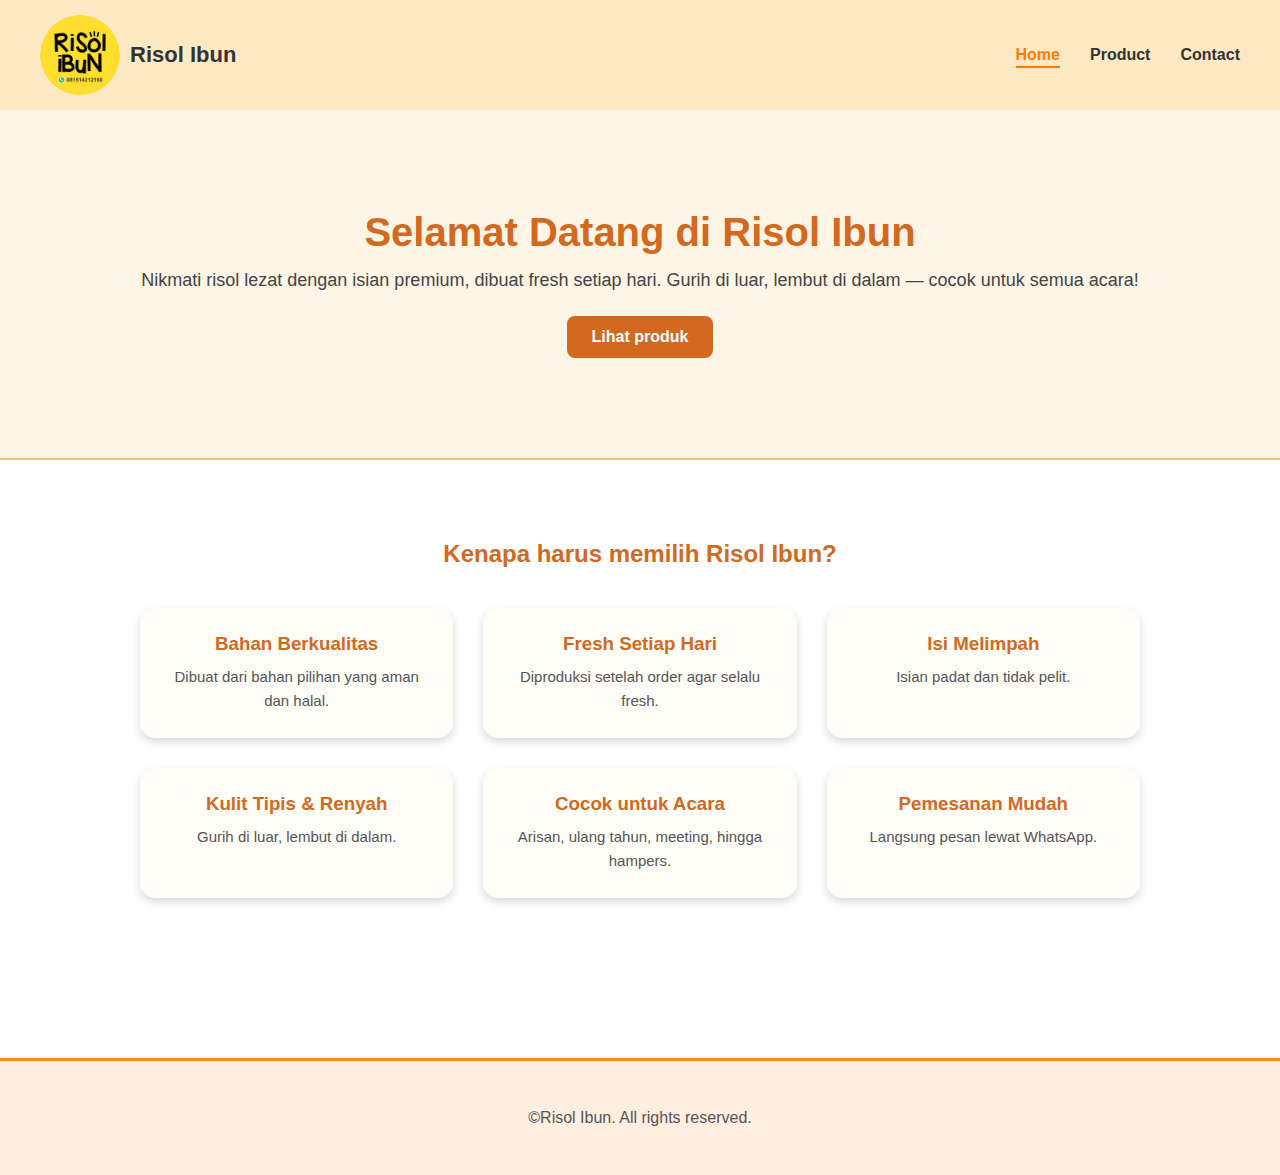
<file: index.html>
<!DOCTYPE html>
<html lang="en">
<head>
    <title>Risol Ibun</title>
    <meta name="viewport" content="width=device-width, initial-scale=1.0">
    <link href="style.css" rel="stylesheet" type="text/css">
</head>
<body>
    <!-- NAVBAR -->
    <nav class="navbar">
        <div class="logo">
            <img src="logo-risol.jpg" alt="Logo Risol Ibun">
            <span>Risol Ibun</span>
        </div>

    <ul class="nav-menu">
            <li><a href="#" class="active">Home</a></li>
            <li><a href="product.html">Product</a></li>
            <li><a href="contact.html">Contact</a></li>
        </ul>
    </nav>

    <!-- JUMBOTRON -->
     <section class="jumbotron">
        <h1>Selamat Datang di Risol Ibun</h1>
        <p>
            Nikmati risol lezat dengan isian premium, dibuat fresh setiap hari.
            Gurih di luar, lembut di dalam — cocok untuk semua acara!
        </p>
        <a href="product.html" class="btn-jumbo">Lihat produk</a>
     </section>

     <!-- CARD -->
      <section class="why">
    <h2>Kenapa harus memilih Risol Ibun?</h2>

    <div class="why-cards">
        <div class="why-card">
            <h3>Bahan Berkualitas</h3>
            <p>Dibuat dari bahan pilihan yang aman dan halal.</p>
        </div>

        <div class="why-card">
            <h3>Fresh Setiap Hari</h3>
            <p>Diproduksi setelah order agar selalu fresh.</p>
        </div>

        <div class="why-card">
            <h3>Isi Melimpah</h3>
            <p>Isian padat dan tidak pelit.</p>
        </div>

        <div class="why-card">
            <h3>Kulit Tipis & Renyah</h3>
            <p>Gurih di luar, lembut di dalam.</p>
        </div>

        <div class="why-card">
            <h3>Cocok untuk Acara</h3>
            <p>Arisan, ulang tahun, meeting, hingga hampers.</p>
        </div>

        <div class="why-card">
            <h3>Pemesanan Mudah</h3>
            <p>Langsung pesan lewat WhatsApp.</p>
        </div>
    </div>
</section>

      <!-- FOOTER -->
      <footer class="footer">
        <p class="copy">&copy;Risol Ibun. All rights reserved.</p>
      </footer>

</body>
</html>
</file>
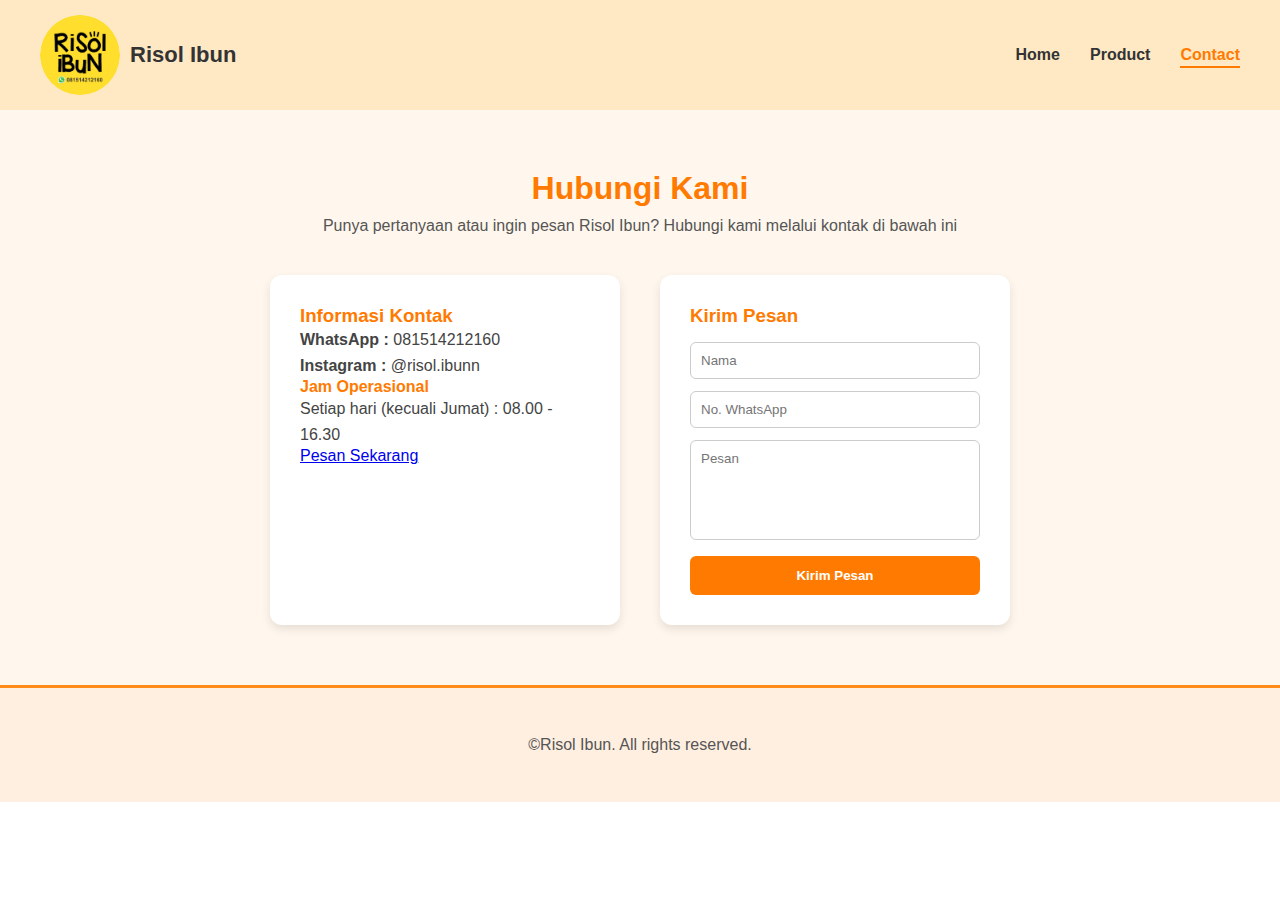
<file: contact.html>
<!DOCTYPE html>
<html lang="en">
<head>
    <title>Kontak</title>
    <meta name="viewport" content="width=device-width, initial-scale=1.0">
    <link href="stylecontact.css" rel="stylesheet" type="text/css">
</head>
<body>
    <nav class="navbar">
        <div class="logo">
            <img src="logo-risol.jpg" alt="Logo Risol Ibun">
            <span>Risol Ibun</span>
        </div>

    <ul class="nav-menu">
            <li><a href="index.html" >Home</a></li>
            <li><a href="product.html">Product</a></li>
            <li><a href="#" class="active">Contact</a></li>
        </ul>
    </nav>

    <section class="contact">
        <h1>Hubungi Kami</h1>
        <p class="subtitle">
            Punya pertanyaan atau ingin pesan Risol Ibun?
            Hubungi kami melalui kontak di bawah ini
        </p>

        <div class="contact-container">
            <div class="contact-info">
                <h3>Informasi Kontak</h3>
                <p><strong>WhatsApp : </strong> 081514212160 </p>
                <p><strong>Instagram : </strong> @risol.ibunn </p>

                <h4>Jam Operasional</h4>
                <p>Setiap hari (kecuali Jumat) : 08.00 - 16.30</p>

                <a class="order-big-btn" href="https://wa.me/6281514212160?text=Halo%20kak%2C%20saya%20mau%20pesan%20Risol%20Ibun." target="_blank">
                    Pesan Sekarang
                </a>
            </div>
            
         <div class="contact-form">
    <h3>Kirim Pesan</h3>
    <form onsubmit="kirimWA(); return false;">
        <input type="text" id="nama" placeholder="Nama" required>
        <input type="text" id="nowa" placeholder="No. WhatsApp" required>
        <textarea id="pesan" placeholder="Pesan" required></textarea>
        <button type="submit">Kirim Pesan</button>
    </form>
</div>

<script>
function kirimWA() {
    var nama = document.getElementById("nama").value;
    var nowa = document.getElementById("nowa").value;
    var pesan = document.getElementById("pesan").value;

    var noTujuan = "6281514212160";

    var text =
        "Halo Risol Ibun\n\n" +
        "Nama: " + nama + "\n" +
        "No WA: " + nowa + "\n" +
        "Pesan: " + pesan;

    var url = "https://wa.me/" + noTujuan + "?text=" + encodeURIComponent(text);

    window.location.href = url;
}
</script>
</div>
</section>

    <footer class="footer">
        <p class="copy">&copy;Risol Ibun. All rights reserved.</p>
      </footer>
      
</body>
</html>
</file>
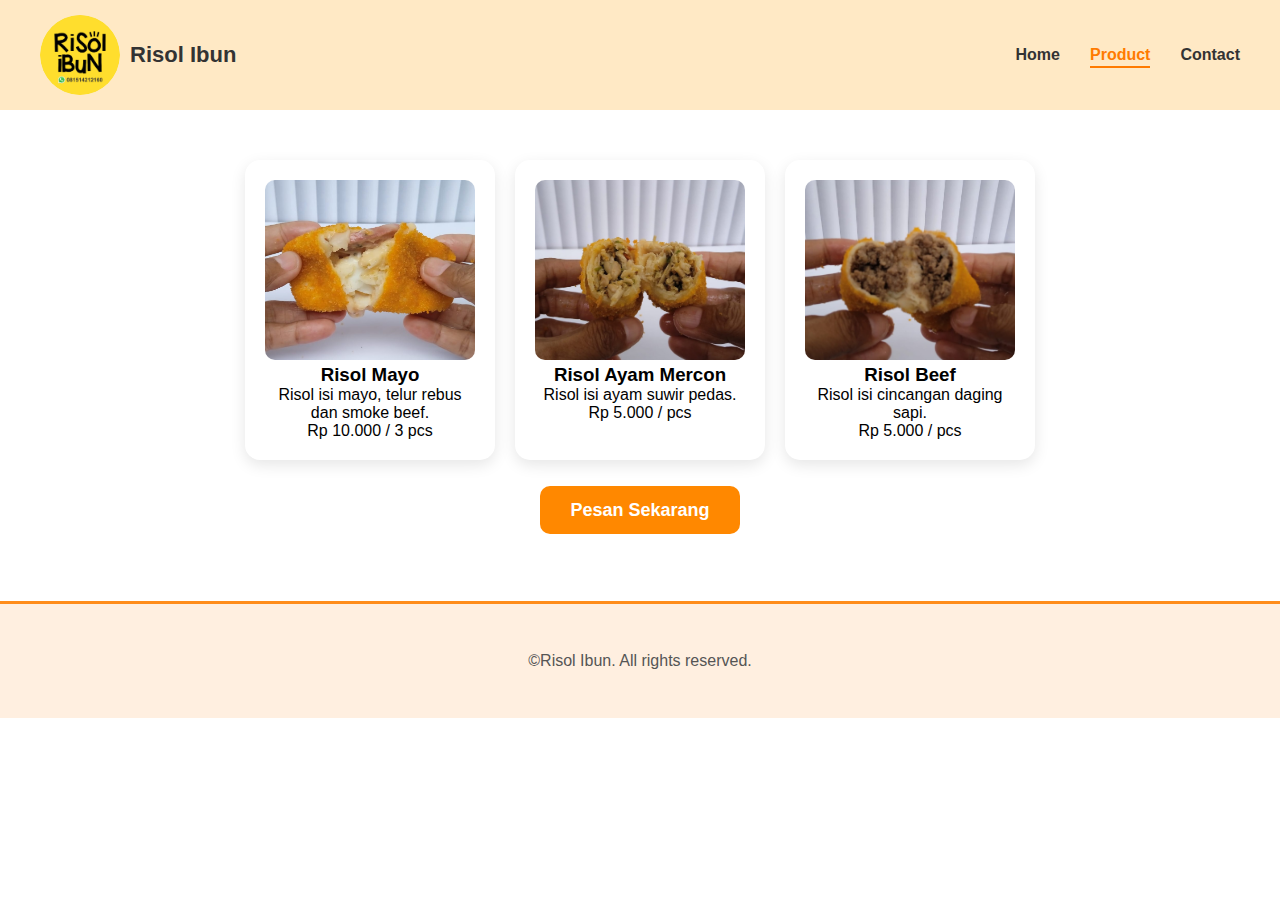
<file: product.html>
<!DOCTYPE html>
<html lang="en">
<head>
    <title>Produk</title>
    <meta name="viewport" content="width=device-width, initial-scale=1.0">
    <link href="styleproduct.css" rel="stylesheet" type="text/css">
</head>
<body>
    <nav class="navbar">
        <div class="logo">
            <img src="logo-risol.jpg" alt="Logo Risol Ibun">
            <span>Risol Ibun</span>
        </div>
    <ul class="nav-menu">
            <li><a href="index.html">Home</a></li>
            <li><a href="#" class="active">Product</a></li>
            <li><a href="contact.html">Contact</a></li>
        </ul>
    </nav>
    <section class="product-section">
        <div class="product-card">
            <img src="risol-mayo1.jpg" alt="Produk 1">
            <h3>Risol Mayo</h3>
            <p>Risol isi mayo, telur rebus dan smoke beef.</p>
            <p>Rp 10.000 / 3 pcs</p>
        </div>
        <div class="product-card">
            <img src="risol-ayam1.jpg" alt="Produk 2">
            <h3>Risol Ayam Mercon</h3>
            <p>Risol isi ayam suwir pedas.</p>
            <p>Rp 5.000 / pcs</p>
        </div>
        <div class="product-card">
            <img src="risol-beef1.jpg" alt="Produk 3">
            <h3>Risol Beef</h3>
            <p>Risol isi cincangan daging sapi.</p>
            <p>Rp 5.000 / pcs</p>
        </div>
    </section>
    <div class="order-wrapper">
        <a class="order-big-btn" href="https://wa.me/6281514212160?text=Halo%20kak%2C%20saya%20mau%20pesan%20Risol%20Ibun." target="_blank">
            Pesan Sekarang
        </a>
    </div>

    <footer class="footer">
        <p class="copy">&copy;Risol Ibun. All rights reserved.</p>
      </footer>
</body>
</html>
</file>
<file: style.css>
* {
    margin: 0;
    padding: 0;
    box-sizing: border-box;
    font-family: Arial, Helvetica, sans-serif;
}

/* Navbar */
.navbar{
    background: #ffe9c5;
    padding: 15px 40px;
    display: flex;
    justify-content: space-between;
    align-items: center;
}

.logo{
    display: flex;
    align-items: center;
    gap: 10px;
}

.logo img{
    width: 80px;
    height: 80px;
    object-fit: cover;
    border-radius: 50%;

}

.logo span{
    font-size: 22px;
    font-weight: bold;
    color: #333;
}

.nav-menu{
    list-style: none;
    display: flex;
    gap: 30px;
}

.nav-menu a{
    text-decoration: none;
    color: #333;
    font-weight: bold;
    position: relative;       /* wajib untuk animasi */
    padding-bottom: 5px;      /* buat space bawah */
    transition: color 0.3s ease;
}

/* garis underline animasi */
.nav-menu a::after{
    content: "";
    position: absolute;
    left: 0;
    bottom: 0;
    width: 0%;
    height: 2px;
    background-color: #ff7b00;   /* warna underline */
    transition: 0.3s ease;
}

/* saat hover: garis muncul dari kiri */
.nav-menu a:hover{
    color: #d2691e;
}

.nav-menu a:hover::after{
    width: 100%;
}

/* menu yang active punya underline permanen */
.nav-menu a.active{
    color: #ff7b00;
}

.nav-menu a.active::after{
    width: 100%;
}


/* Jumbotron */
.jumbotron{
    padding: 100px 40px;
    text-align: center;
    background: #fff5e6;
    border-bottom: 2px solid #f1c27d;
}

.jumbotron h1{
    font-size: 40px;
    color: #d2691e;
    margin-bottom: 15px;
}

.jumbotron p{
    font-size: 18px;
    margin-bottom: 25px;
    color: #444;
}

.btn-jumbo{
    display: inline-block;
    padding: 12px 25px;
    background-color: #d2691e;
    color: white;
    text-decoration: none;
    border-radius: 8px;
    font-weight: bold;
}

.btn-jumbo:hover{
    background-color: #a55317;
}

/* Card */
.product-intro{
    padding: 60px 40px;
    display: flex;
    justify-content: center;
}

.card{
    width: 350px;
    background: #fffdf8;
    border-radius: 15px;
    overflow: hidden;
    box-shadow: 0 4px 10px rgba(0,0,0,0.15);
    text-align: center;
}

.card-content{
    padding: 20px;
}

.card-content h3{
    color: #d2691e;
    font-size: 24px;
    margin-bottom: 10px;
}

.card-content p{
    font-size: 16px;
    color: #555;
    line-height: 1.6;
}

.card-content:hover{
    transform: translateY(-5px);
    transition: 0.3s;
    box-shadow: 0 8px 14px rgba(0,0,0,0.15);
}

/* Why Section */
.why {
    padding: 80px 20px;
    background-color: #fff;
    text-align: center;
}

.why h2 {
    color: #d2691e;
    margin-bottom: 40px;
}

/* Grid 6 Card */
.why-cards {
    display: grid;
    grid-template-columns: repeat(3, 1fr);
    gap: 30px;
    max-width: 1000px;
    margin: auto;
}

.why-card {
    background: #fffdf8;
    border-radius: 15px;
    padding: 25px;
    box-shadow: 0 4px 10px rgba(0,0,0,0.15);
    transition: 0.3s;
}

.why-card:hover {
    transform: translateY(-6px);
}

.why-card h3 {
    color: #d2691e;
    margin-bottom: 10px;
}

.why-card p {
    color: #555;
    line-height: 1.6;
    font-size: 15px;
}

@media (max-width: 900px) {
    .why-cards {
        grid-template-columns: repeat(2, 1fr);
    }
}

@media (max-width: 600px) {
    .why-cards {
        grid-template-columns: 1fr;
    }
}



/* Footer */
.footer{
    background-color: #ffefe0;
    padding: 40px 20px;
    text-align: center;
    margin-top: 80px;
    border-top: 3px solid #ff8c1a;
}

.footer p{
    margin: 8px 0;
    color: #555;
}

/* ===========================
   RESPONSIVE MOBILE
   =========================== */
@media (max-width: 768px) {

    /* Navbar */
    .navbar {
        flex-direction: column;
        padding: 15px 20px;
    }

    .logo img {
        width: 60px;
        height: 60px;
    }

    .logo span {
        font-size: 18px;
    }

    .nav-menu {
        flex-direction: column;
        gap: 15px;
        margin-top: 15px;
    }

    /* Jumbotron */
    .jumbotron {
        padding: 60px 20px;
    }

    .jumbotron h1 {
        font-size: 28px;
    }

    .jumbotron p {
        font-size: 16px;
    }

    /* Card Intro */
    .product-intro {
        padding: 40px 20px;
    }

    .card {
        width: 100%;
    }

    /* Why Section */
    .why {
        padding: 60px 20px;
    }

    /* Footer */
    .footer {
        padding: 30px 15px;
    }
}
</file>
<file: stylecontact.css>
* {
    margin: 0;
    padding: 0;
    box-sizing: border-box;
    font-family: Arial, Helvetica, sans-serif;
}

body {
    min-height: 100vh;
    display: flex;
    flex-direction: column;
}

/* Navbar */
.navbar{
    background: #ffe9c5;
    padding: 15px 40px;
    display: flex;
    justify-content: space-between;
    align-items: center;
}

.logo{
    display: flex;
    align-items: center;
    gap: 10px;
}

.logo img{
    width: 80px;
    height: 80px;
    object-fit: cover;
    border-radius: 50%;

}

.logo span{
    font-size: 22px;
    font-weight: bold;
    color: #333;
}

.nav-menu{
    list-style: none;
    display: flex;
    gap: 30px;
}

.nav-menu a{
    text-decoration: none;
    color: #333;
    font-weight: bold;
    position: relative;       
    padding-bottom: 5px;      
    transition: color 0.3s ease;
}

.nav-menu a::after{
    content: "";
    position: absolute;
    left: 0;
    bottom: 0;
    width: 0%;
    height: 2px;
    background-color: #ff7b00;
    transition: 0.3s ease;
}

.nav-menu a:hover{
    color: #d2691e;
}

.nav-menu a:hover::after{
    width: 100%;
}

.nav-menu a.active{
    color: #ff7b00;
}

.nav-menu a.active::after{
    width: 100%;
}

.contact {
    padding: 60px 80px;
    background-color: #fff7ed;
}

.contact h1 {
    text-align: center;
    color: #ff7a00;
    margin-bottom: 10px;
}

.subtitle {
    text-align: center;
    color: #555;
    margin-bottom: 40px;
}

.contact-container {
    display: flex;
    gap: 40px;
    justify-content: center;
    flex-wrap: wrap;
}

.contact-info {
    background: #fff;
    padding: 30px;
    border-radius: 12px;
    width: 350px;
    box-shadow: 0 4px 10px rgba(0,0,0,0.1);
}

.contact-info h3,
.contact-info h4 {
    color: #ff7a00;
}

.contact-info p {
    color: #444;
    line-height: 1.6;
}

.btn-wa {
    display: inline-block;
    margin-top: 15px;
    background-color: #25D366;
    color: white;
    padding: 12px 18px;
    border-radius: 8px;
    text-decoration: none;
    font-weight: bold;
}

.btn-wa:hover {
    background-color: #1ebe5b;
}

.contact-form {
    background: #fff;
    padding: 30px;
    border-radius: 12px;
    width: 350px;
    box-shadow: 0 4px 10px rgba(0,0,0,0.1);
}

.contact-form h3 {
    color: #ff7a00;
    margin-bottom: 15px;
}

.contact-form input,
.contact-form textarea { 
    width: 100%;
    padding: 10px;
    margin-bottom: 12px;
    border-radius: 6px;
    border: 1px solid #ccc;
}

.contact-form textarea {
    resize: none;
    height: 100px;
}

.contact-form button{
    width: 100%;
    background-color: #ff7a00;
    color: white;
    border: none;
    padding: 12px;
    border-radius: 6px;
    cursor: pointer;
    font-weight: bold;
}

.contact-form button:hover {
    background-color: #e86f00;
}

.footer{
    background-color: #ffefe0;
    padding: 40px 20px;
    text-align: center;
    border-top: 3px solid #ff8c1a;
}

.footer p{
    margin: 8px 0;
    color: #555;
}

/* ===========================
   RESPONSIVE MOBILE
   =========================== */
@media (max-width: 768px) {

    /* Navbar */
    .navbar {
        flex-direction: column;
        padding: 15px 20px;
    }

    .logo img {
        width: 60px;
        height: 60px;
    }

    .logo span {
        font-size: 18px;
    }

    .nav-menu {
        flex-direction: column;
        gap: 15px;
        margin-top: 15px;
    }

    /* Contact Section */
    .contact {
        padding: 40px 20px;
    }

    .contact-container {
        flex-direction: column;
        align-items: center;
        gap: 25px;
    }

    .contact-info,
    .contact-form {
        width: 100%;
        max-width: 360px;
    }

    /* Footer */
    .footer {
        padding: 30px 15px;
    }
}
</file>
<file: styleproduct.css>
* {
    margin: 0;
    padding: 0;
    box-sizing: border-box;
    font-family: Arial, Helvetica, sans-serif;
}

/* Navbar */
.navbar{
    background: #ffe9c5;
    padding: 15px 40px;
    display: flex;
    justify-content: space-between;
    align-items: center;
}

.logo{
    display: flex;
    align-items: center;
    gap: 10px;
}

.logo img{
    width: 80px;
    height: 80px;
    object-fit: cover;
    border-radius: 50%;

}

.logo span{
    font-size: 22px;
    font-weight: bold;
    color: #333;
}

.nav-menu{
    list-style: none;
    display: flex;
    gap: 30px;
}

.nav-menu a{
    text-decoration: none;
    color: #333;
    font-weight: bold;
    position: relative;       /* wajib untuk animasi */
    padding-bottom: 5px;      /* buat space bawah */
    transition: color 0.3s ease;
}

/* garis underline animasi */
.nav-menu a::after{
    content: "";
    position: absolute;
    left: 0;
    bottom: 0;
    width: 0%;
    height: 2px;
    background-color: #ff7b00;   /* warna underline */
    transition: 0.3s ease;
}

/* saat hover: garis muncul dari kiri */
.nav-menu a:hover{
    color: #d2691e;
}

.nav-menu a:hover::after{
    width: 100%;
}

/* menu yang active punya underline permanen */
.nav-menu a.active{
    color: #ff7b00;
}

.nav-menu a.active::after{
    width: 100%;
}


.product-section{
    display: flex;
    justify-content: center;
    gap: 20px;
    margin-top: 50px;
}

.product-card{
    width: 250px;
    background: white;
    border-radius: 15px;
    box-shadow: 0 5px 15px rgba(0,0,0,0.1);
    padding: 20px;
    text-align: center;
}

.product-card img{
    width: 100%;
    height: 180px;
    object-fit: cover;
    border-radius: 10px;
}

.product-card:hover {
    transform: translateY(-5px);
    transition: 0.3s;
    box-shadow: 0 8px 25px rgba(0,0,0,0.15);
}

.order-wrapper {
    text-align: center;
    margin-top: 40px;
}

.order-big-btn {
    background-color: #ff8800;
    color: white;
    padding: 14px 30px;
    border-radius: 10px;
    text-decoration: none;
    font-size: 18px;
    font-weight: bold;
    transition: 0.3s;
}

.order-big-btn:hover {
    background-color: #e06d00;
    transform: scale(1.05);
}

.footer{
    background-color: #ffefe0;
    padding: 40px 20px;
    text-align: center;
    margin-top: 80px;
    border-top: 3px solid #ff8c1a;
}

.footer p{
    margin: 8px 0;
    color: #555;
}

/* ===========================
   RESPONSIVE MOBILE
   =========================== */
@media (max-width: 768px) {

    /* Navbar */
    .navbar {
        flex-direction: column;
        padding: 15px 20px;
    }

    .logo img {
        width: 60px;
        height: 60px;
    }

    .logo span {
        font-size: 18px;
    }

    .nav-menu {
        flex-direction: column;
        gap: 15px;
        margin-top: 15px;
    }

    /* Product Section */
    .product-section {
        flex-direction: column;
        align-items: center;
        gap: 25px;
    }

    .product-card {
        width: 90%;
        max-width: 320px;
    }

    /* Order Button */
    .order-big-btn {
        font-size: 16px;
        padding: 12px 24px;
    }

    /* Footer */
    .footer {
        padding: 30px 15px;
    }
}
</file>
